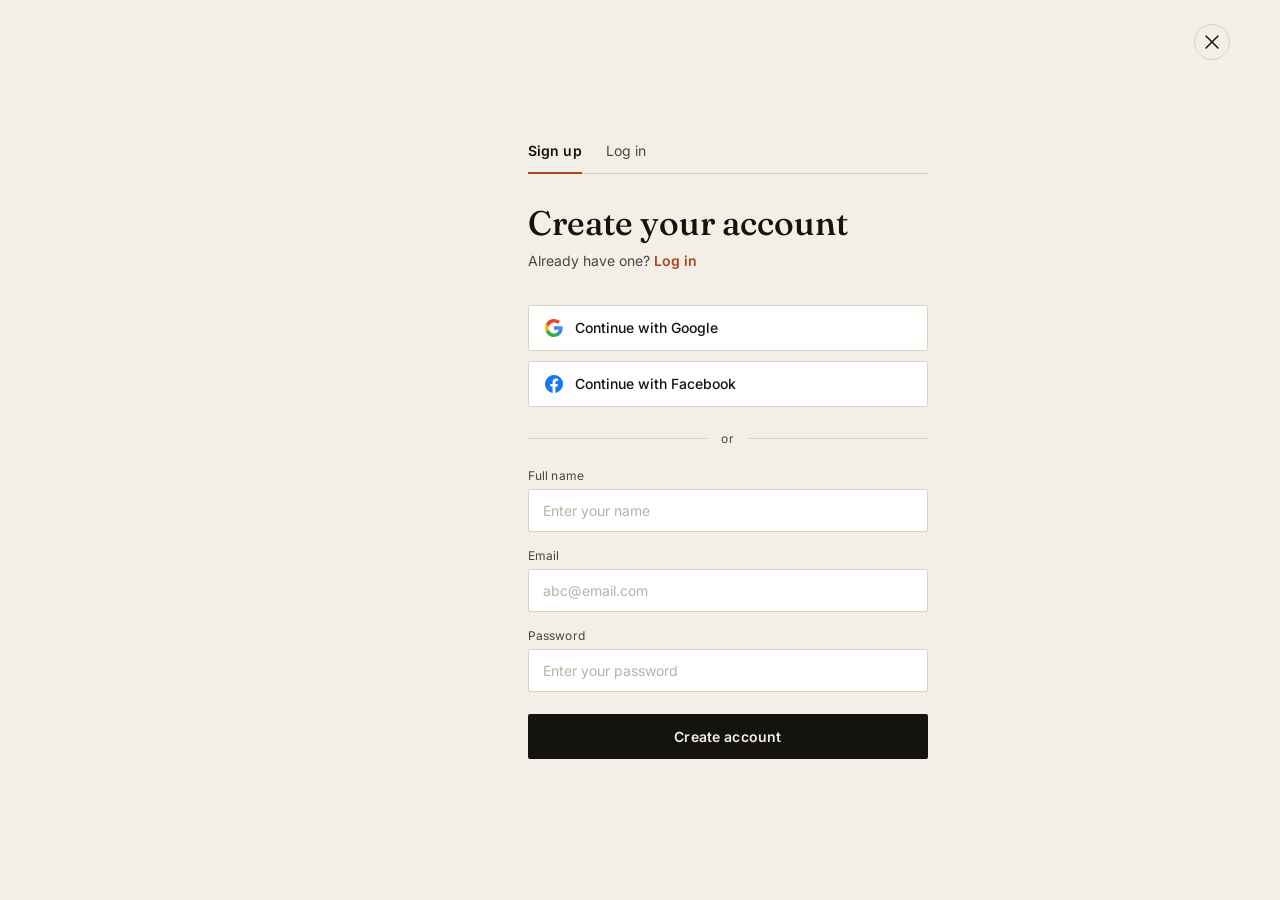
<file: signup.html>
<!DOCTYPE html>
<html lang="en">
<head>
<meta charset="UTF-8">
<meta name="viewport" content="width=device-width, initial-scale=1.0">
<title>FERAL — Sign Up</title>
<link rel="preconnect" href="https://fonts.googleapis.com">
<link href="https://fonts.googleapis.com/css2?family=Fraunces:ital,opsz,wght@0,9..144,300;0,9..144,500;0,9..144,600;1,9..144,400&family=Inter:wght@400;500;600&display=swap" rel="stylesheet">
<link rel="stylesheet" href="signup.css">
</head>
<body>

<div class="stage">

  <a href="index.html" class="closeBtn" aria-label="Close and return to home">
    <svg width="16" height="16" viewBox="0 0 16 16" fill="none">
      <path d="M2 2L14 14M14 2L2 14" stroke="currentColor" stroke-width="1.5" stroke-linecap="round"/>
    </svg>
  </a>

  

  <div class="formPanel">
    <div class="formWrap">

      <div class="tabs">
        <button class="tab active" id="tabSignup" onclick="setMode('signup')">Sign up</button>
        <button class="tab" id="tabLogin" onclick="setMode('login')">Log in</button>
      </div>

      <div class="formHead">
        <h2 id="headline">Create your account</h2>
        <p id="subline">Already have one? <a href="#" onclick="setMode('login'); return false;">Log in</a></p>
      </div>

      <div class="oauthStack">
        <button class="oauthBtn" type="button">
          <svg width="18" height="18" viewBox="0 0 18 18"><path fill="#4285F4" d="M17.64 9.2c0-.64-.06-1.25-.16-1.84H9v3.48h4.84a4.14 4.14 0 0 1-1.8 2.72v2.26h2.92c1.7-1.57 2.68-3.88 2.68-6.62z"/><path fill="#34A853" d="M9 18c2.43 0 4.47-.8 5.96-2.18l-2.92-2.26c-.81.54-1.84.86-3.04.86-2.34 0-4.32-1.58-5.03-3.7H.95v2.33A9 9 0 0 0 9 18z"/><path fill="#FBBC05" d="M3.97 10.72A5.4 5.4 0 0 1 3.68 9c0-.6.1-1.18.29-1.72V4.95H.95A9 9 0 0 0 0 9c0 1.45.35 2.83.95 4.05l3.02-2.33z"/><path fill="#EA4335" d="M9 3.58c1.32 0 2.51.45 3.44 1.35l2.59-2.59C13.46.89 11.43 0 9 0A9 9 0 0 0 .95 4.95l3.02 2.33C4.68 5.16 6.66 3.58 9 3.58z"/></svg>
          Continue with Google
        </button>
        <button class="oauthBtn" type="button">
          <svg width="18" height="18" viewBox="0 0 18 18"><path fill="#1877F2" d="M18 9a9 9 0 1 0-10.4 8.89v-6.29H5.31V9h2.29V7.02c0-2.26 1.35-3.51 3.41-3.51.99 0 2.02.18 2.02.18v2.22h-1.14c-1.12 0-1.47.7-1.47 1.41V9h2.5l-.4 2.6h-2.1v6.29A9 9 0 0 0 18 9z"/></svg>
          Continue with Facebook
        </button>
      </div>

      <div class="divider">or</div>

      <form id="authForm">
        <div class="field" id="nameField">
          <label for="fullname">Full name</label>
          <input type="text" id="fullname" placeholder="Enter your name" />
        </div>
        <div class="field">
          <label for="email">Email</label>
          <input type="email" id="email" placeholder="abc@email.com" />
        </div>
        <div class="field">
          <label for="password">Password</label>
          <input type="password" id="password" placeholder="Enter your password" />
        </div>
        <button type="submit" class="submitBtn" id="submitBtn">Create account</button>
      </form>

      

    </div>
  </div>

</div>

<script src="signup.js"></script>

</body>
</html>
</file>
<file: signup.css>
:root{
    --paper: #F3EFE6;
    --ink: #15130F;
    --ink-soft: #4A463D;
    --clay: #A8461C;
    --sage: #6E7259;
    --line: #D8D0BF;
    --white: #FFFFFF;
  }

  *{ box-sizing: border-box; }

  html, body{
    margin:0;
    padding:0;
    width:100%;
    overflow-x: clip;
  overscroll-behavior-y: none;
    min-height:100%;
    background:var(--paper);
    color:var(--ink);
    font-family:'Inter', sans-serif;
  }

  .stage{
    position:relative;
    left: 400px;
    min-height:100vh;
    display:grid;
    grid-template-columns: 1.05fr 1fr;
  }

  .closeBtn{
    position:absolute;
    top:24px;
    right:450px;
    z-index:10;
    width:36px;
    height:36px;
    display:flex;
    align-items:center;
    justify-content:center;
    background:transparent;
    border:1px solid var(--line);
    border-radius:50%;
    color:var(--ink);
    text-decoration:none;
    cursor:pointer;
    transition: background 0.15s ease, border-color 0.15s ease, transform 0.15s ease;
  }

  .closeBtn:hover{
    background:var(--ink);
    border-color:var(--ink);
    color:var(--paper);
    transform:rotate(90deg);
  }



  .markRow{
    display:flex;
    align-items:center;
    justify-content:space-between;
    position:relative;
    z-index:1;
  }

  .wordmark{
    font-family:'Fraunces', serif;
    font-weight:500;
    font-size:22px;
    letter-spacing:0.02em;
  }

  .season{
    font-size:12px;
    color: rgba(243,239,230,0.55);
    letter-spacing:0.03em;
  }

  .heroText{
    position:relative;
    z-index:1;
    margin-top:auto;
    margin-bottom:auto;
    padding: 60px 0;
  }

  .heroText h1{
    font-family:'Fraunces', serif;
    font-weight:300;
    font-style:italic;
    font-size:clamp(48px, 6vw, 84px);
    line-height:0.98;
    margin:0 0 28px;
    max-width:9ch;
  }

  .heroText p{
    font-size:16px;
    line-height:1.6;
    color: rgba(243,239,230,0.72);
    max-width:34ch;
    margin:0;
  }

  .panelFooter{
    position:relative;
    z-index:1;
    display:flex;
    gap:32px;
    font-size:12px;
    color: rgba(243,239,230,0.5);
    border-top:1px solid rgba(243,239,230,0.16);
    padding-top:20px;
  }

  .panelFooter span b{
    display:block;
    color: var(--paper);
    font-size:20px;
    font-weight:500;
    font-family:'Fraunces', serif;
    margin-bottom:2px;
  }

  /* RIGHT — form panel */
  .formPanel{
    background:var(--paper);
    display:flex;
    align-items:center;
    justify-content:center;
    padding:48px 32px;
  }

  .formWrap{
    width:100%;
    max-width:400px;
  }

  .formHead{
    margin-bottom:36px;
  }

  .tabs{
    display:flex;
    gap:24px;
    margin-bottom:28px;
    border-bottom:1px solid var(--line);
  }

  .tab{
    background:none;
    border:none;
    font-family:'Inter', sans-serif;
    font-size:14px;
    padding:0 0 14px;
    color: var(--ink-soft);
    cursor:pointer;
    position:relative;
    letter-spacing:0.01em;
  }

  .tab.active{
    color: var(--ink);
    font-weight:600;
  }

  .tab.active::after{
    content:"";
    position:absolute;
    left:0; right:0; bottom:-1px;
    height:2px;
    background:var(--clay);
  }

  .formHead h2{
    font-family:'Fraunces', serif;
    font-weight:500;
    font-size:34px;
    margin:0 0 8px;
  }

  .formHead p{
    margin:0;
    font-size:14px;
    color:var(--ink-soft);
  }

  .formHead p a{
    color:var(--clay);
    text-decoration:none;
    font-weight:600;
  }
  .formHead p a:hover{ text-decoration:underline; }

  .oauthStack{
    display:flex;
    flex-direction:column;
    gap:10px;
    margin-bottom:24px;
  }

  .oauthBtn{
    display:flex;
    align-items:center;
    gap:12px;
    width:100%;
    padding:13px 16px;
    border:1px solid var(--line);
    background:var(--white);
    border-radius:2px;
    font-family:'Inter', sans-serif;
    font-size:14px;
    font-weight:500;
    color:var(--ink);
    cursor:pointer;
    transition: border-color 0.15s ease, background 0.15s ease;
  }

  .oauthBtn:hover{
    border-color: var(--ink);
  }

  .oauthBtn svg{ flex-shrink:0; }

  .divider{
    display:flex;
    align-items:center;
    gap:14px;
    margin:22px 0;
    color: var(--ink-soft);
    font-size:12px;
    letter-spacing:0.04em;
  }
  .divider::before,
  .divider::after{
    content:"";
    flex:1;
    height:1px;
    background:var(--line);
  }

  .field{
    margin-bottom:16px;
  }

  .field label{
    display:block;
    font-size:12px;
    color:var(--ink-soft);
    margin-bottom:6px;
    letter-spacing:0.01em;
  }

  .field input{
    width:100%;
    padding:12px 14px;
    border:1px solid var(--line);
    background:var(--white);
    border-radius:2px;
    font-family:'Inter', sans-serif;
    font-size:14px;
    color:var(--ink);
    outline:none;
    transition: border-color 0.15s ease;
  }

  .field input:focus{
    border-color:var(--ink);
  }

  .field input::placeholder{
    color:#B9B2A1;
  }

  .submitBtn{
    width:100%;
    padding:14px 16px;
    margin-top:6px;
    background:var(--ink);
    color:var(--paper);
    border:none;
    border-radius:2px;
    font-family:'Inter', sans-serif;
    font-size:14px;
    font-weight:600;
    letter-spacing:0.01em;
    cursor:pointer;
    transition: background 0.15s ease;
  }

  .submitBtn:hover{
    background: var(--clay);
  }

  .fineprint{
    margin-top:22px;
    font-size:12px;
    line-height:1.6;
    color:var(--ink-soft);
  }

  .fineprint a{
    color:var(--ink);
    text-decoration:underline;
    text-decoration-color:var(--line);
  }

  @media (max-width: 880px){
    .stage{ grid-template-columns: 1fr; }
    .brandPanel{ min-height:280px; padding:32px 28px; }
    .heroText{ padding:24px 0; }
    .heroText h1{ font-size:44px; }
    .panelFooter{ display:none; }
    .formPanel{ padding:40px 24px 60px; }
  }
</file>
